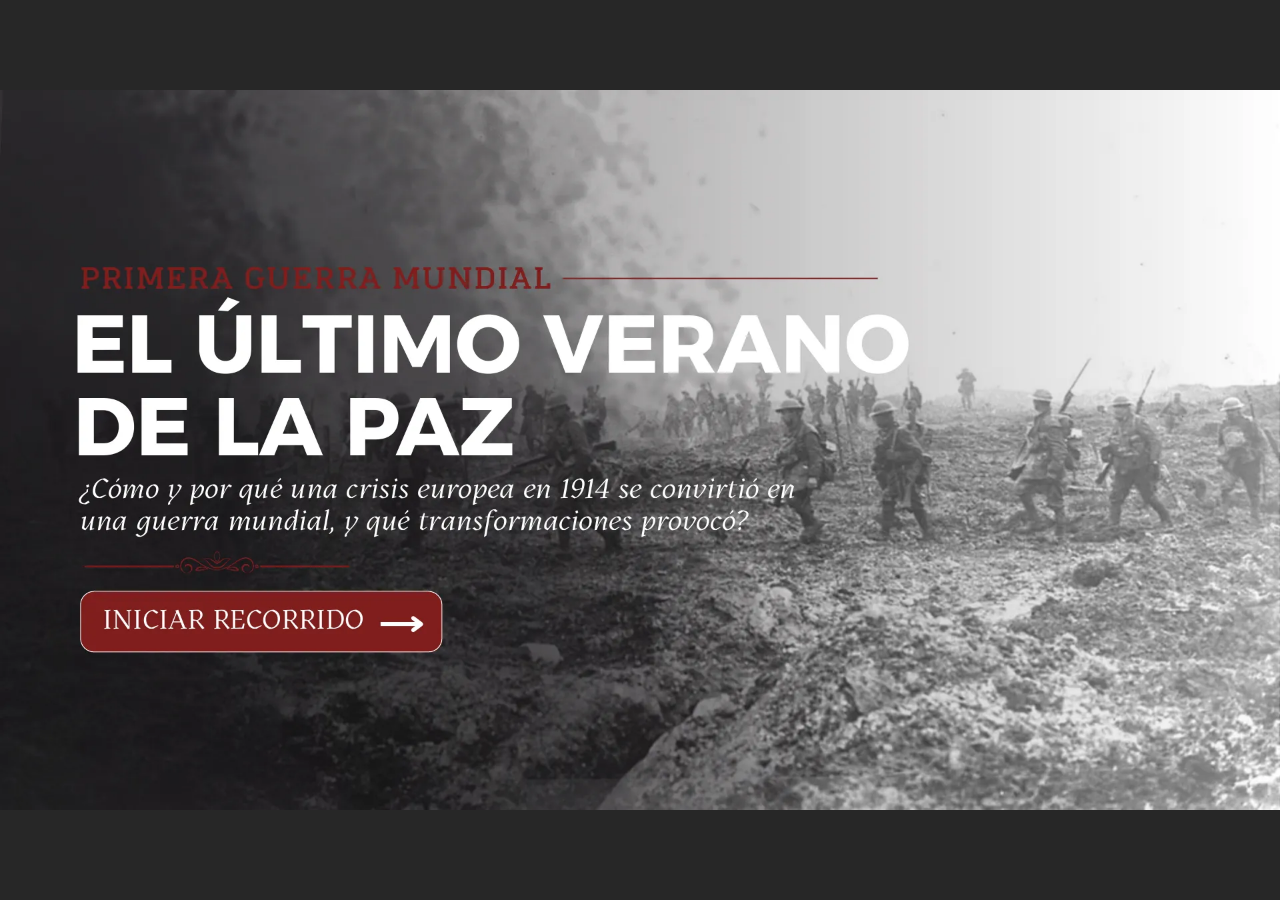
<file: ultimo-verano-paz/index.html>
<!DOCTYPE html>
<html lang="es">
<head>
  <meta charset="UTF-8">
  <meta name="viewport" content="width=device-width, initial-scale=1">
  <title>El último verano de la paz</title>
  <link rel="stylesheet" href="css/estilos.css">
</head>
<body>

  <!-- Escenario 1440 x 810 (16:9). Cada <section> es una diapositiva (imagen).
       Los botones, el cuestionario, la línea del tiempo y el video los dibuja js/app.js encima. -->
  <div id="stage">
    <section class="s" data-p="1"><img alt="Diapositiva 1" src="imagenes/slide-01.webp"></section>
    <section class="s" data-p="2"><img alt="Diapositiva 2" src="imagenes/slide-02.webp"></section>
    <section class="s" data-p="3"><img alt="Diapositiva 3" src="imagenes/slide-03.webp"></section>
    <section class="s" data-p="4"><img alt="Diapositiva 4" src="imagenes/slide-04.webp"></section>
    <section class="s" data-p="5"><img alt="Diapositiva 5" src="imagenes/slide-05.webp"></section>
    <section class="s" data-p="6"><img alt="Diapositiva 6" src="imagenes/slide-06.webp"></section>
    <section class="s" data-p="7"><img alt="Diapositiva 7" src="imagenes/slide-07.webp"></section>
    <section class="s" data-p="8"><img alt="Diapositiva 8" src="imagenes/slide-08.webp"></section>
    <section class="s" data-p="9"><img alt="Diapositiva 9" src="imagenes/slide-09.webp"></section>
    <section class="s" data-p="10"><img alt="Diapositiva 10" src="imagenes/slide-10.webp"></section>
    <section class="s" data-p="11"><img alt="Diapositiva 11" src="imagenes/slide-11.webp"></section>
    <section class="s" data-p="12"><img alt="Diapositiva 12" src="imagenes/slide-12.webp"></section>
    <section class="s" data-p="13"><img alt="Diapositiva 13" src="imagenes/slide-13.webp"></section>
    <section class="s" data-p="14"><img alt="Diapositiva 14" src="imagenes/slide-14.webp"></section>
    <section class="s" data-p="15"><img alt="Diapositiva 15" src="imagenes/slide-15.webp"></section>
    <section class="s" data-p="16"><img alt="Diapositiva 16" src="imagenes/slide-16.webp"></section>
    <section class="s" data-p="17"><img alt="Diapositiva 17" src="imagenes/slide-17.webp"></section>
    <section class="s" data-p="18"><img alt="Diapositiva 18" src="imagenes/slide-18.webp"></section>
    <section class="s" data-p="19"><img alt="Diapositiva 19" src="imagenes/slide-19.webp"></section>
    <section class="s" data-p="20"><img alt="Diapositiva 20" src="imagenes/slide-20.webp"></section>
    <section class="s" data-p="21"><img alt="Diapositiva 21" src="imagenes/slide-21.webp"></section>
    <section class="s" data-p="22"><img alt="Diapositiva 22" src="imagenes/slide-22.webp"></section>
    <section class="s" data-p="23"><img alt="Diapositiva 23" src="imagenes/slide-23.webp"></section>
    <section class="s" data-p="24"><img alt="Diapositiva 24" src="imagenes/slide-24.webp"></section>
    <section class="s" data-p="25"><img alt="Diapositiva 25" src="imagenes/slide-25.webp"></section>
    <section class="s" data-p="26"><img alt="Diapositiva 26" src="imagenes/slide-26.webp"></section>
    <section class="s" data-p="27"><img alt="Diapositiva 27" src="imagenes/slide-27.webp"></section>
    <section class="s" data-p="28"><img alt="Diapositiva 28" src="imagenes/slide-28.webp"></section>
    <section class="s" data-p="29"><img alt="Diapositiva 29" src="imagenes/slide-29.webp"></section>
    <section class="s" data-p="30"><img alt="Diapositiva 30" src="imagenes/slide-30.webp"></section>
    <section class="s" data-p="31"><img alt="Diapositiva 31" src="imagenes/slide-31.webp"></section>
    <section class="s" data-p="32"><img alt="Diapositiva 32" src="imagenes/slide-32.webp"></section>
    <section class="s" data-p="33"><img alt="Diapositiva 33" src="imagenes/slide-33.webp"></section>
    <section class="s" data-p="34"><img alt="Diapositiva 34" src="imagenes/slide-34.webp"></section>

    <!-- Línea del tiempo (la rellena js/app.js) -->
    <div id="foot"></div>
  </div>

  <script src="js/config.js"></script>   <!-- aquí se pone el video (VIDEO_URL) -->
  <script src="js/datos.js"></script>    <!-- zonas de los botones y datos de cada diapositiva -->
  <script src="js/app.js"></script>      <!-- lógica -->
</body>
</html>
</file>
<file: ultimo-verano-paz/css/estilos.css>
/* ESTILOS - El último verano de la paz
   Cada diapositiva es una imagen de 1440 x 810 con zonas clicables encima. */

html, body { margin:0; height:100%; background:#272727; overflow:hidden; font-family:"Open Sans","Segoe UI","Helvetica Neue",Arial,sans-serif; }

/* Escenario con las MISMAS dimensiones que la diapositiva (1440 x 810, 16:9); se escala completo a la ventana */
#stage { position:absolute; left:0; top:0; width:1440px; height:810px; transform-origin:0 0; background:#272727; overflow:hidden; }
.s { position:absolute; inset:0; display:none; }
.s.on { display:block; }

.s>img { position:absolute; left:0; top:0; width:1440px; height:810px; display:block; user-select:none; -webkit-user-drag:none; }
.sr { position:absolute; left:-9999px; width:1px; height:1px; overflow:hidden; }

.hs,.zone { position:absolute; cursor:pointer; border-radius:12px; transition:background .15s; z-index:3; }
.hs:hover,.zone:hover { background:rgba(255,255,255,.10); }

.pill { position:absolute; background:#b73535; color:#f5f5f5; border-radius:10px; font-size:24px; display:grid; place-items:center; cursor:pointer; z-index:3; user-select:none; }
.pill:hover { filter:brightness(1.15); }

#foot { position:absolute; left:0; top:0; width:1440px; height:810px; display:none; z-index:4; pointer-events:none; }
#foot .ln { position:absolute; left:61px; width:1306px; top:735px; height:2px; background:#fff; }
#foot .ah { position:absolute; top:731px; width:0; height:0; border:4.5px solid transparent; }
#foot .fill { position:absolute; left:61px; top:734px; height:4px; background:#e0443f; transition:width .5s; }
#foot .y { position:absolute; top:699px; transform:translateX(-50%); height:38px; line-height:34px; padding:0 15px; border:2px solid transparent; border-radius:9px; color:#fff; font:27.7px/34px "Kitsch","Libre Baskerville",Georgia,serif; background:none; cursor:pointer; pointer-events:auto; transition:.3s; }
#foot .y:hover { border-color:#ee8484; }
#foot .y.pas { color:#ee8484; }
#foot .y.sel { background:#b73535; border-color:#f6b3b0; font-weight:700; box-shadow:0 0 16px rgba(224,68,63,.85); transform:translateX(-50%) scale(1.1); }
#foot .e { position:absolute; left:0; width:1440px; top:752px; text-align:center; font-size:17px; color:#ee8484; }

.rg { position:absolute; border-radius:50%; box-sizing:border-box; border:3px solid; box-shadow:inset 0 0 0 3px #272727; z-index:3; pointer-events:none; display:none; }

.vid { position:absolute; display:none; z-index:2; border-radius:34px; overflow:hidden; background:#000; }
.vid iframe,.vid video { width:100%; height:100%; border:0; display:block; background:#000; }
.vidmsg { position:absolute; inset:0; display:grid; place-items:center; text-align:center; color:#f0c9c9; font-size:26px; line-height:1.5; background:#7d1d1d; }
.vidmsg small { display:block; font-size:19px; opacity:.85; }

.fb { position:absolute; font-weight:700; color:#d6d6d6; z-index:3; white-space:nowrap; }
</file>
